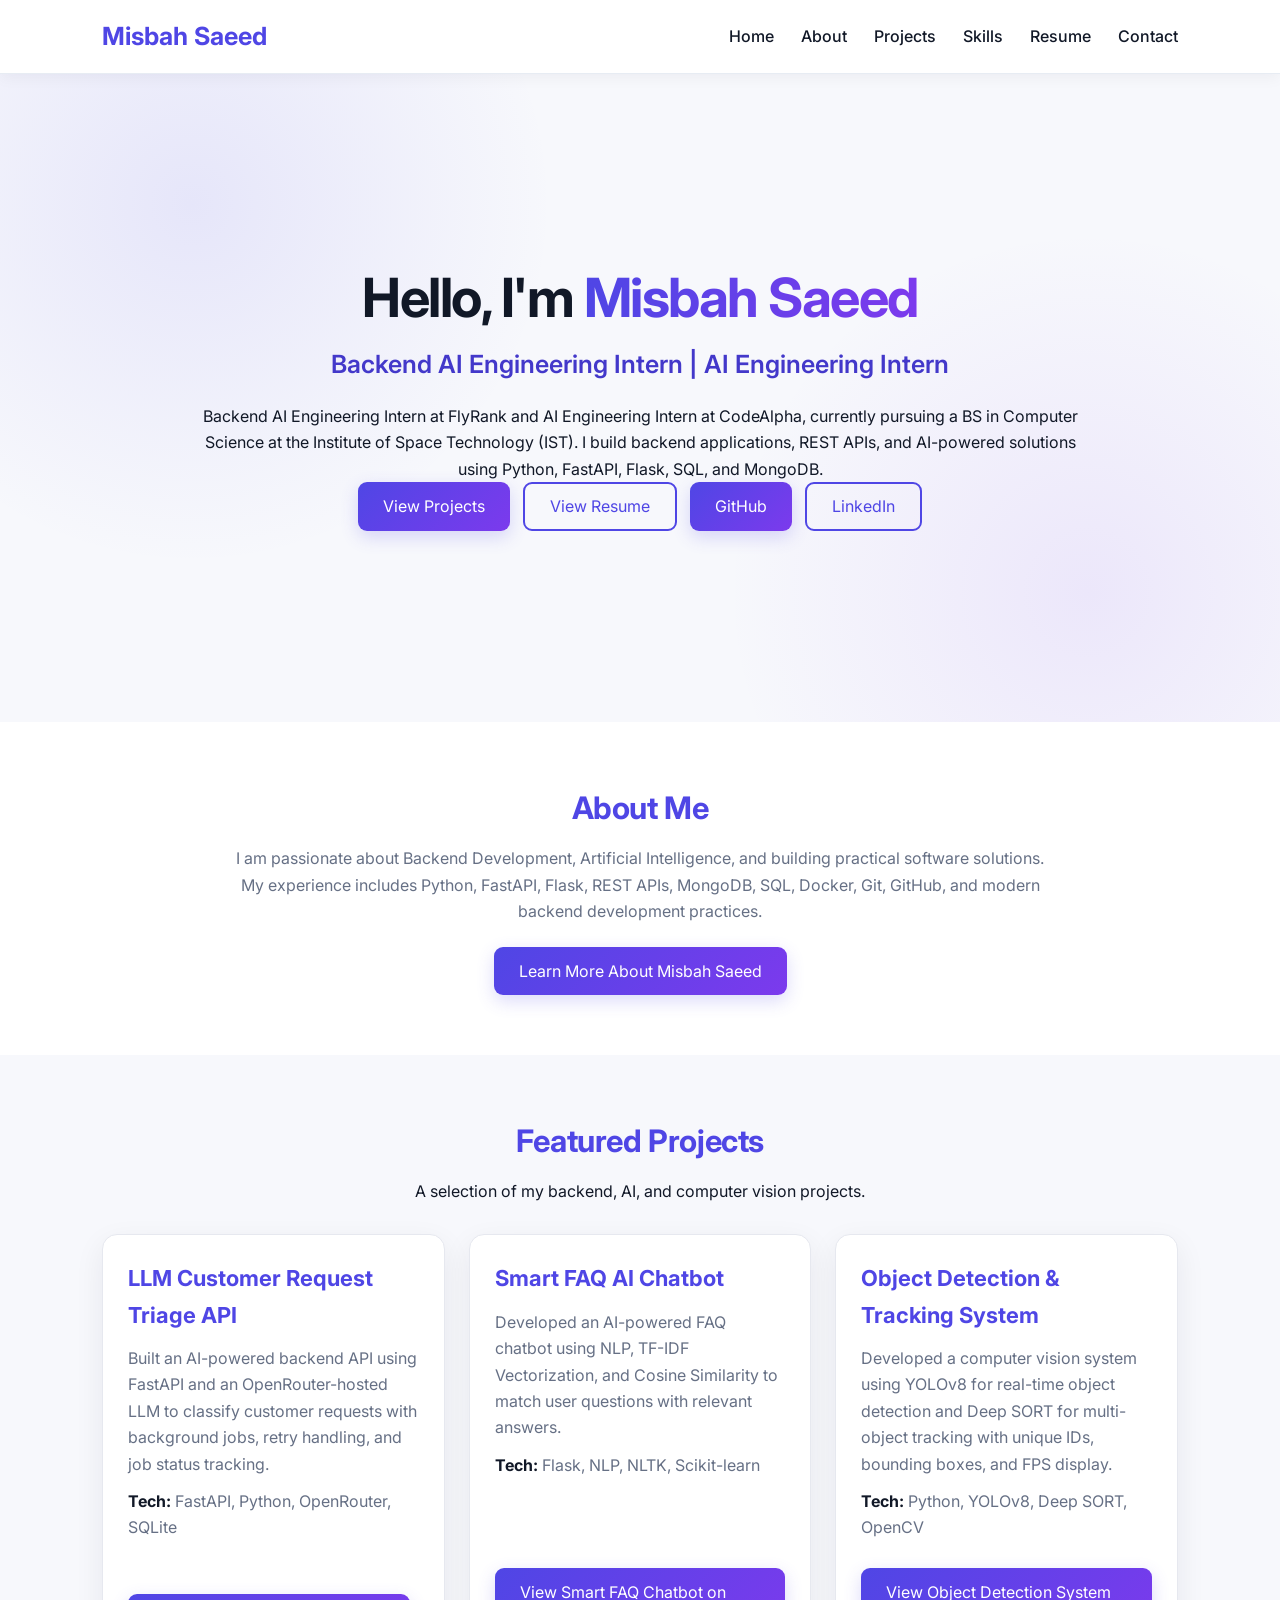
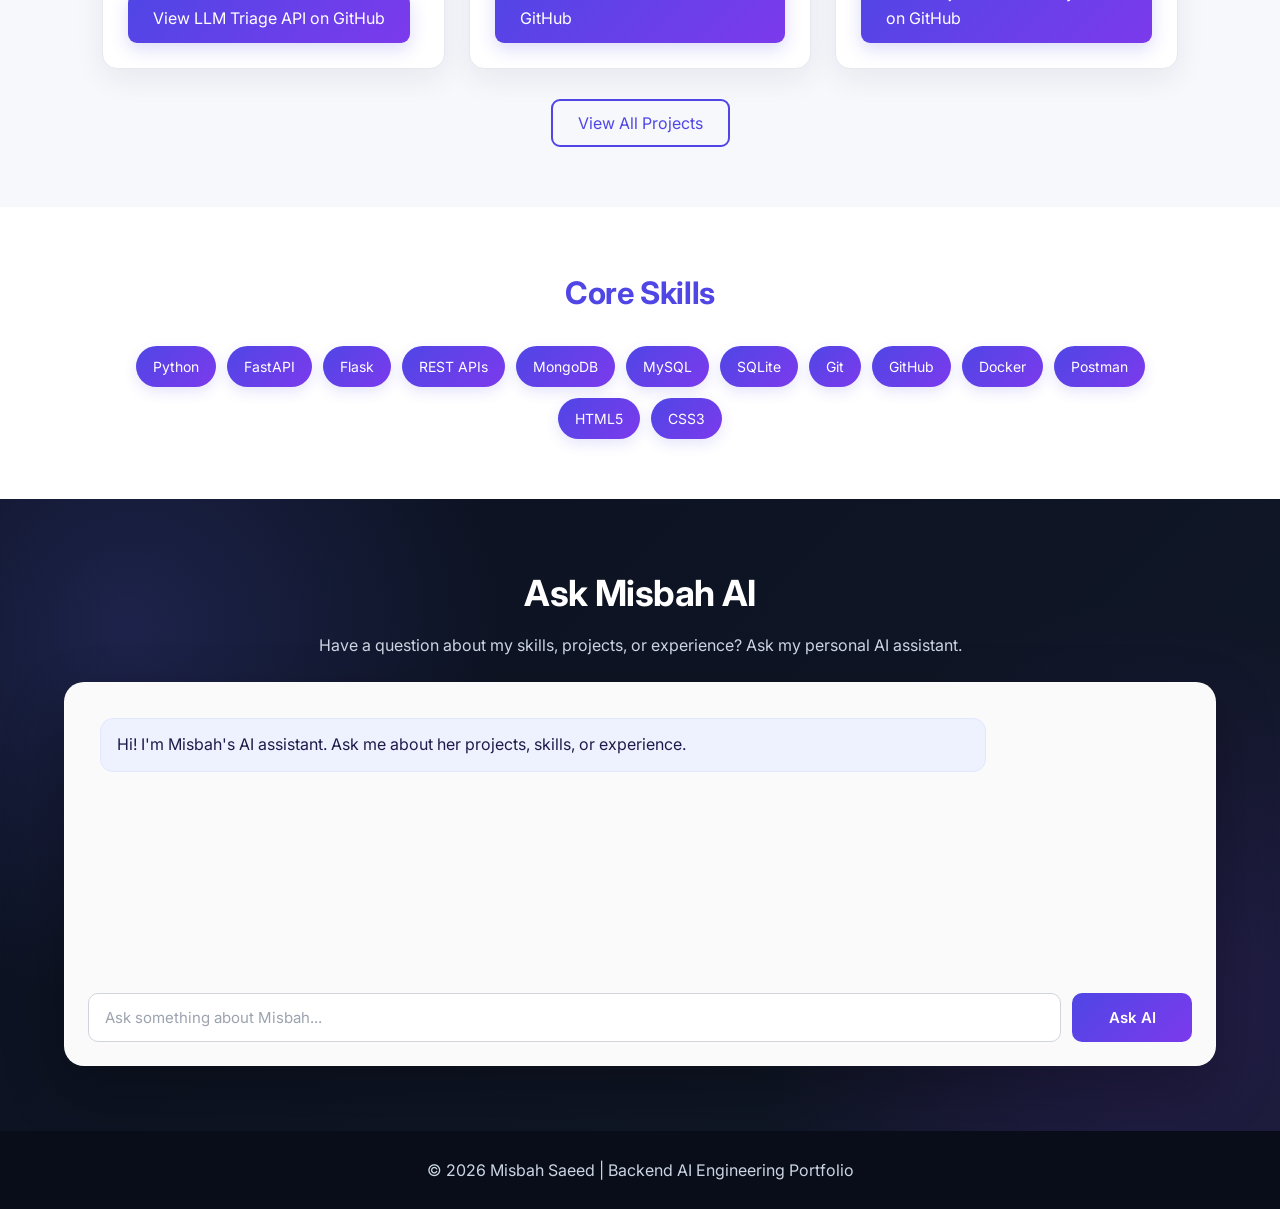
<file: index.html>
<!DOCTYPE html>
<html lang="en">

<head>

<meta charset="UTF-8">

<meta name="viewport" content="width=device-width, initial-scale=1.0">

<title>Misbah Saeed | Backend AI Engineer</title>

<meta name="description"
      content="Misbah Saeed's portfolio showcasing backend development, AI engineering, REST APIs, FastAPI, Flask, Python, and AI-powered projects.">

<meta name="author" content="Misbah Saeed">

<!-- Open Graph / Social Share Preview -->
<meta property="og:title" content="Misbah Saeed | Backend AI Engineer">

<meta property="og:description"
      content="Explore Misbah Saeed's backend development and AI engineering projects, skills, and experience.">

<meta property="og:type" content="website">

<meta property="og:url"
      content="https://misbahsaeed.netlify.app/">

<!-- Twitter / X Social Share Preview -->
<meta name="twitter:card" content="summary_large_image">

<meta name="twitter:title"
      content="Misbah Saeed | Backend AI Engineer">

<meta name="twitter:description"
      content="Backend development and AI engineering portfolio of Misbah Saeed.">

<link rel="stylesheet" href="style.css">

<link rel="preconnect" href="https://fonts.googleapis.com">

<link rel="preconnect"
      href="https://fonts.gstatic.com"
      crossorigin>

<link href="https://fonts.googleapis.com/css2?family=Inter:wght@300;400;500;600;700&display=swap"
      rel="stylesheet">

</head>


<body>

<!-- ================= HEADER ================= -->

<header>

    <div class="logo">
        Misbah Saeed
    </div>

    <nav>

        <a href="index.html">Home</a>

        <a href="about.html">About</a>

        <a href="projects.html">Projects</a>

        <a href="skills.html">Skills</a>

        <a href="resume.html">Resume</a>

        <a href="contact.html">Contact</a>

    </nav>

</header>


<!-- ================= MAIN CONTENT ================= -->

<main id="main-content">


    <!-- ================= HERO ================= -->

    <section class="hero">

        <div class="hero-text">

            <h1>
                Hello, I'm <span>Misbah Saeed</span>
            </h1>

            <h2>
                Backend AI Engineering Intern | AI Engineering Intern
            </h2>

            <p>
                Backend AI Engineering Intern at FlyRank and AI Engineering Intern at
                CodeAlpha, currently pursuing a BS in Computer Science at the Institute
                of Space Technology (IST). I build backend applications, REST APIs,
                and AI-powered solutions using Python, FastAPI, Flask, SQL, and MongoDB.
            </p>

            <div class="buttons">

                <a href="projects.html" class="btn">
                    View Projects
                </a>

                <a href="resume.html" class="btn-outline">
                    View Resume
                </a>

                <a href="https://github.com/Misbah1l"
                   class="btn"
                   target="_blank"
                   rel="noopener noreferrer">
                    GitHub
                </a>

                <a href="https://www.linkedin.com/in/misbah-saeed-4272b83a9"
                   class="btn-outline"
                   target="_blank"
                   rel="noopener noreferrer">
                    LinkedIn
                </a>

            </div>

        </div>

    </section>


    <!-- ================= ABOUT PREVIEW ================= -->

    <section class="about-preview">

        <h2>About Me</h2>

        <p>
            I am passionate about Backend Development, Artificial Intelligence,
            and building practical software solutions. My experience includes
            Python, FastAPI, Flask, REST APIs, MongoDB, SQL, Docker,
            Git, GitHub, and modern backend development practices.
        </p>

        <a href="about.html" class="btn">
            Learn More About Misbah Saeed
        </a>

    </section>


    <!-- ================= FEATURED PROJECTS ================= -->

    <section class="featured-projects">

        <h2>Featured Projects</h2>

        <p>
            A selection of my backend, AI, and computer vision projects.
        </p>

        <div class="project-grid">


            <!-- LLM Customer Request Triage API -->

            <div class="card">

                <h3>
                    LLM Customer Request Triage API
                </h3>

                <p>
                    Built an AI-powered backend API using FastAPI and an
                    OpenRouter-hosted LLM to classify customer requests with
                    background jobs, retry handling, and job status tracking.
                </p>

                <p>
                    <strong>Tech:</strong>
                    FastAPI, Python, OpenRouter, SQLite
                </p>

                <div class="project-links">

                    <a href="https://github.com/Misbah1l/flyrank-llm-triage-api"
                       class="btn"
                       target="_blank"
                       rel="noopener noreferrer">
                        View LLM Triage API on GitHub
                    </a>

                </div>

            </div>


            <!-- Smart FAQ AI Chatbot -->

            <div class="card">

                <h3>
                    Smart FAQ AI Chatbot
                </h3>

                <p>
                    Developed an AI-powered FAQ chatbot using NLP,
                    TF-IDF Vectorization, and Cosine Similarity to match
                    user questions with relevant answers.
                </p>

                <p>
                    <strong>Tech:</strong>
                    Flask, NLP, NLTK, Scikit-learn
                </p>

                <div class="project-links">

                    <a href="https://github.com/Misbah1l/CodeAlpha_FAQChatbot"
                       class="btn"
                       target="_blank"
                       rel="noopener noreferrer">
                        View Smart FAQ Chatbot on GitHub
                    </a>

                </div>

            </div>


            <!-- Object Detection & Tracking System -->

            <div class="card">

                <h3>
                    Object Detection & Tracking System
                </h3>

                <p>
                    Developed a computer vision system using YOLOv8 for
                    real-time object detection and Deep SORT for multi-object
                    tracking with unique IDs, bounding boxes, and FPS display.
                </p>

                <p>
                    <strong>Tech:</strong>
                    Python, YOLOv8, Deep SORT, OpenCV
                </p>

                <div class="project-links">

                    <a href="https://github.com/Misbah1l/CodeAlpha_Object_Detection_Tracking_System"
                       class="btn"
                       target="_blank"
                       rel="noopener noreferrer">
                        View Object Detection System on GitHub
                    </a>

                </div>

            </div>


        </div>


        <div class="project-view-all">

            <a href="projects.html" class="btn-outline">
                View All Projects
            </a>

        </div>

    </section>


    <!-- ================= SKILLS ================= -->

    <section class="skills-preview">

        <h2>Core Skills</h2>

        <div class="skills">

            <span>Python</span>

            <span>FastAPI</span>

            <span>Flask</span>

            <span>REST APIs</span>

            <span>MongoDB</span>

            <span>MySQL</span>

            <span>SQLite</span>

            <span>Git</span>

            <span>GitHub</span>

            <span>Docker</span>

            <span>Postman</span>

            <span>HTML5</span>

            <span>CSS3</span>

        </div>

    </section>


    <!-- ================= AI ASSISTANT ================= -->

    <section class="ai-assistant" id="ai-assistant">

        <div class="ai-container">

            <h2>Ask Misbah AI</h2>

            <p class="ai-description">
                Have a question about my skills, projects, or experience?
                Ask my personal AI assistant.
            </p>

            <div class="chat-box">

                <div id="chat-messages" class="chat-messages">

                    <div class="ai-message">
                        Hi! I'm Misbah's AI assistant. Ask me about her
                        projects, skills, or experience.
                    </div>

                </div>

                <div class="chat-input-area">

                    <input
                        type="text"
                        id="chat-input"
                        placeholder="Ask something about Misbah..."
                        autocomplete="off"
                    />

                    <button id="chat-send">
                        Ask AI
                    </button>

                </div>

            </div>

        </div>

    </section>


</main>


<!-- ================= FOOTER ================= -->

<footer>

    <p>
        © 2026 Misbah Saeed | Backend AI Engineering Portfolio
    </p>

</footer>


<script src="script.js?v=2"></script>

</body>

</html>
</file>
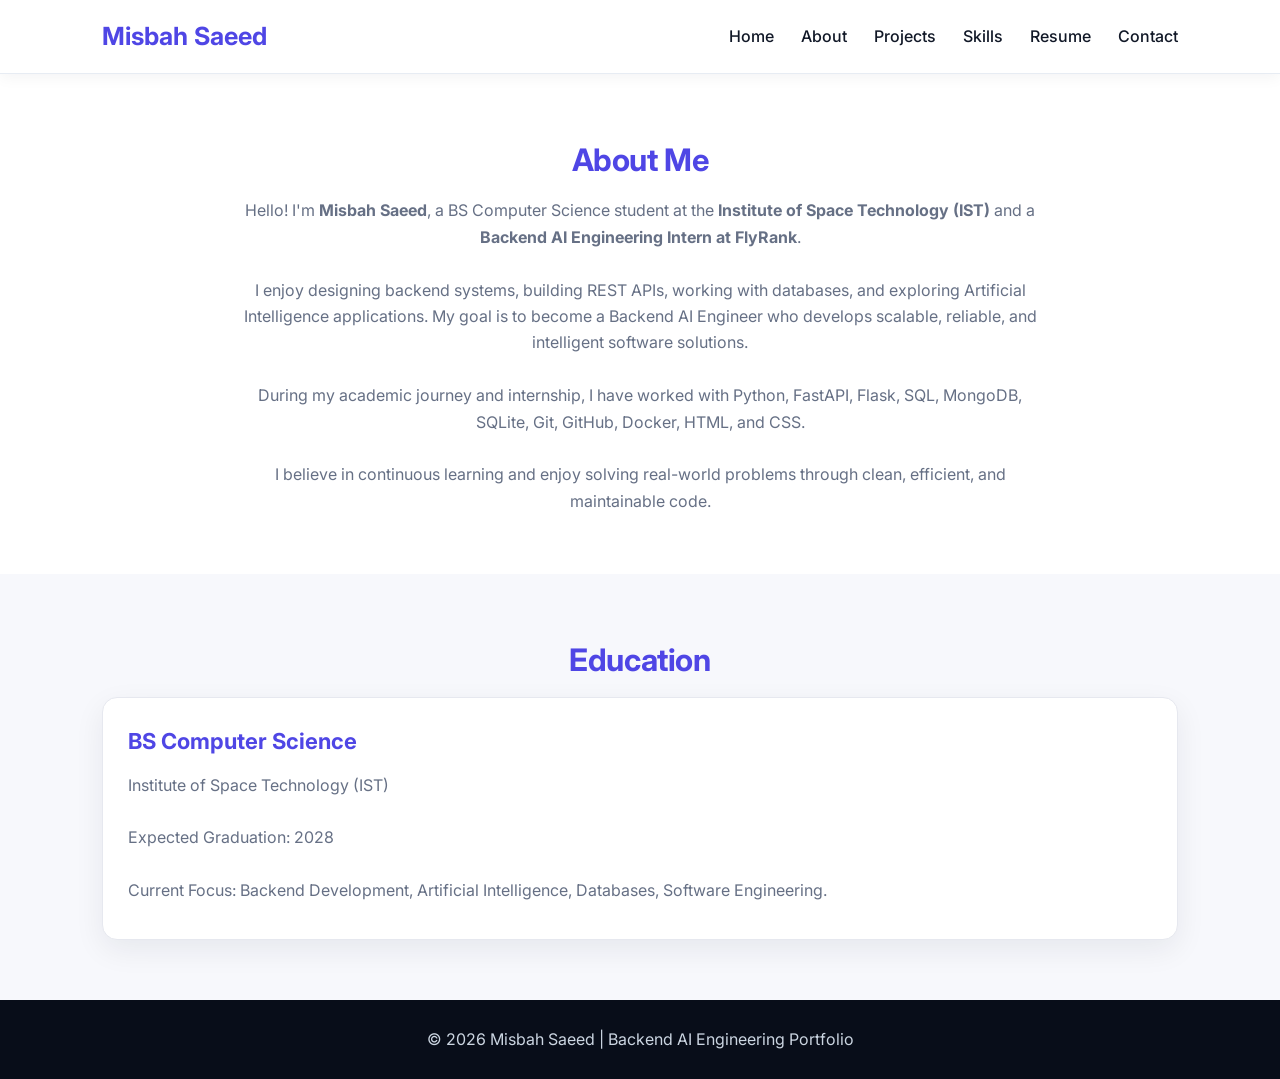
<file: about.html>
<!DOCTYPE html>
<html lang="en">
<head>
    <meta charset="UTF-8">
    <meta name="viewport" content="width=device-width, initial-scale=1.0">
    <title>About | Misbah Saeed</title>

    <link rel="stylesheet" href="style.css">

    <link rel="preconnect" href="https://fonts.googleapis.com">
    <link rel="preconnect" href="https://fonts.gstatic.com" crossorigin>

    <link href="https://fonts.googleapis.com/css2?family=Inter:wght@300;400;500;600;700&display=swap" rel="stylesheet">
</head>

<body>

<header>

    <div class="logo">Misbah Saeed</div>

    <nav>
        <a href="index.html">Home</a>
        <a href="about.html">About</a>
        <a href="projects.html">Projects</a>
        <a href="skills.html">Skills</a>
        <a href="resume.html">Resume</a>
        <a href="contact.html">Contact</a>
    </nav>

</header>


<section class="about-preview">

    <h2>About Me</h2>

    <p>

        Hello! I'm <strong>Misbah Saeed</strong>, a BS Computer Science student at the
        <strong>Institute of Space Technology (IST)</strong> and a
        <strong>Backend AI Engineering Intern at FlyRank</strong>.

    </p>

    <br>

    <p>

        I enjoy designing backend systems, building REST APIs, working with
        databases, and exploring Artificial Intelligence applications.

        My goal is to become a Backend AI Engineer who develops scalable,
        reliable, and intelligent software solutions.

    </p>

    <br>

    <p>

        During my academic journey and internship, I have worked with
        Python, FastAPI, Flask, SQL, MongoDB, SQLite, Git, GitHub,
        Docker, HTML, and CSS.

    </p>

    <br>

    <p>

        I believe in continuous learning and enjoy solving real-world
        problems through clean, efficient, and maintainable code.

    </p>

</section>


<section class="featured-projects">

    <h2>Education</h2>

    <div class="card">

        <h3>BS Computer Science</h3>

        <p>

            Institute of Space Technology (IST)

            <br><br>

            Expected Graduation: 2028

            <br><br>

            Current Focus:
            Backend Development,
            Artificial Intelligence,
            Databases,
            Software Engineering.

        </p>

    </div>

</section>


<footer>

    <p>

        © 2026 Misbah Saeed |
        Backend AI Engineering Portfolio

    </p>

</footer>

<script src="script.js"></script>

</body>
</html>
</file>
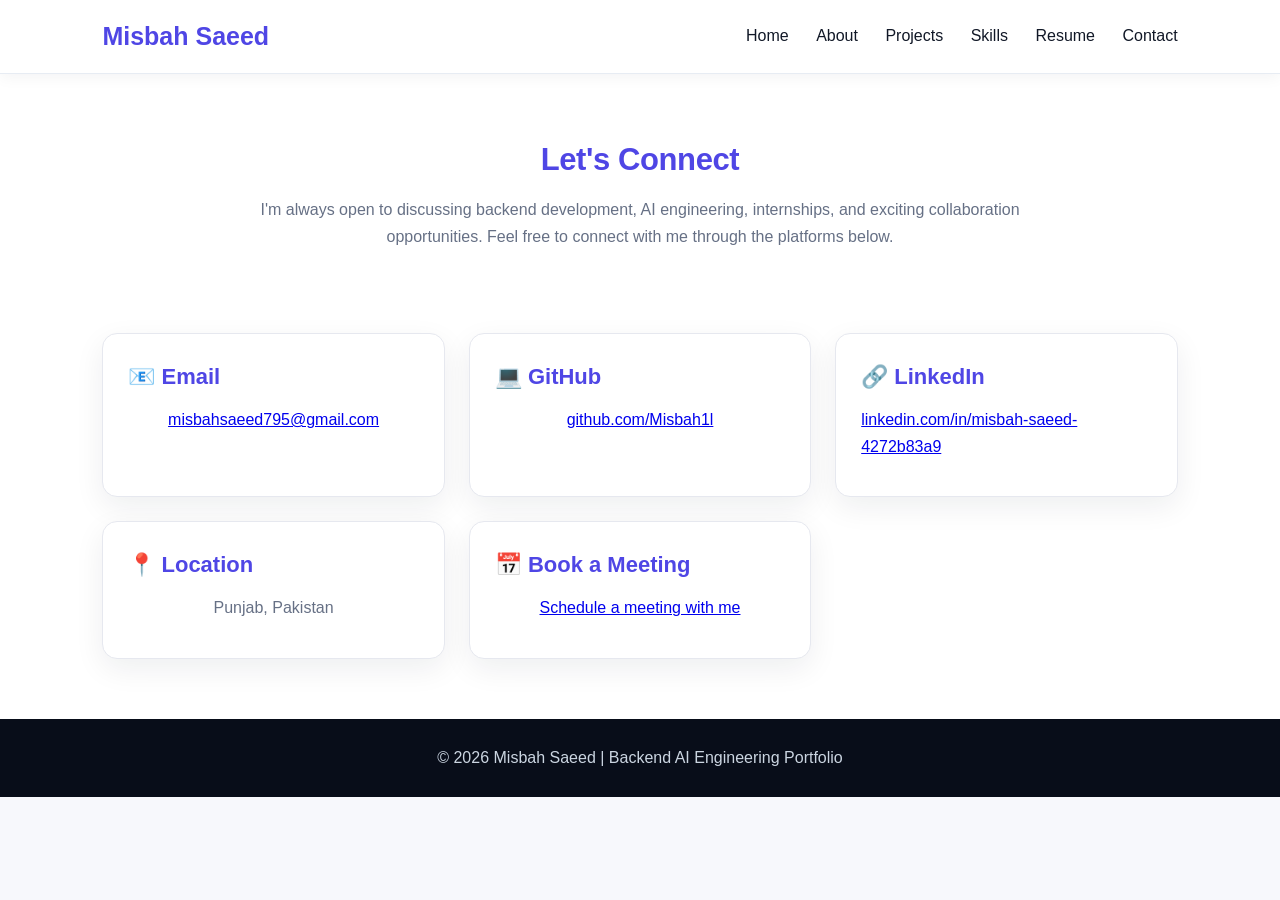
<file: contact.html>
<!DOCTYPE html>
<html lang="en">

<head>

    <meta charset="UTF-8">
    <meta name="viewport" content="width=device-width, initial-scale=1.0">
    <title>Contact | Misbah Saeed</title>
    <link rel="stylesheet" href="style.css">

</head>

<body>

<header>

    <div class="logo">Misbah Saeed</div>

    <nav>
        <a href="index.html">Home</a>
        <a href="about.html">About</a>
        <a href="projects.html">Projects</a>
        <a href="skills.html">Skills</a>
        <a href="resume.html">Resume</a>
        <a href="contact.html">Contact</a>
    </nav>

</header>


<section class="about-preview">

    <h2>Let's Connect</h2>

    <p>
        I'm always open to discussing backend development, AI engineering,
        internships, and exciting collaboration opportunities.
        Feel free to connect with me through the platforms below.
    </p>

    <br><br>

    <div class="project-grid">

        <div class="card">

            <h3>📧 Email</h3>

            <p>
                <a href="mailto:misbahsaeed795@gmail.com">
                    misbahsaeed795@gmail.com
                </a>
            </p>

        </div>


        <div class="card">

            <h3>💻 GitHub</h3>

            <p>
                <a href="https://github.com/Misbah1l" target="_blank">
                    github.com/Misbah1l
                </a>
            </p>

        </div>


        <div class="card">

            <h3>🔗 LinkedIn</h3>

            <p>
                <a href="https://www.linkedin.com/in/misbah-saeed-4272b83a9" target="_blank">
                    linkedin.com/in/misbah-saeed-4272b83a9
                </a>
            </p>

        </div>


        <div class="card">

            <h3>📍 Location</h3>

            <p>
                Punjab, Pakistan
            </p>

        </div>


        <div class="card">

            <h3>📅 Book a Meeting</h3>

            <p>
                <a href="https://calendly.com/misbahsaeed298/30min" target="_blank">
                    Schedule a meeting with me
                </a>
            </p>

        </div>

    </div>

</section>


<footer>

    <p>
        © 2026 Misbah Saeed | Backend AI Engineering Portfolio
    </p>

</footer>

<script src="script.js"></script>

</body>

</html>
</file>
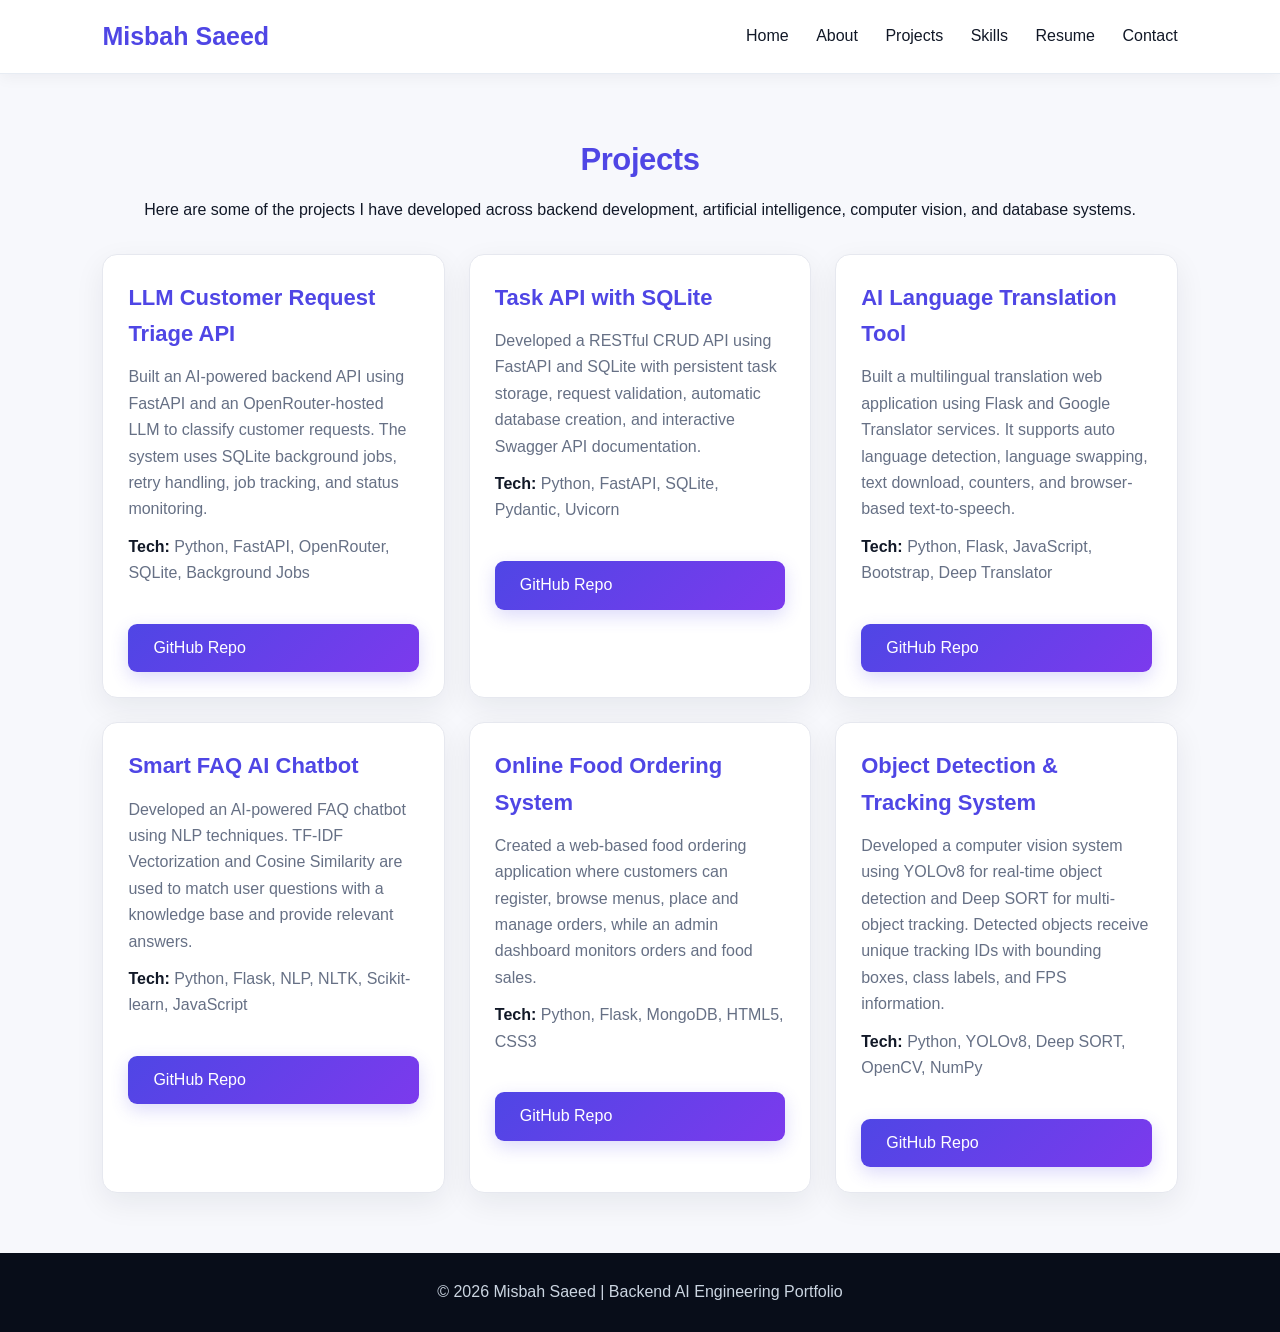
<file: projects.html>
<!DOCTYPE html>

<html lang="en">

<head>


<meta charset="UTF-8">
<meta name="viewport" content="width=device-width, initial-scale=1.0">

<title>Projects | Misbah Saeed</title>

<link rel="stylesheet" href="style.css">


</head>

<body>

<header>

<div class="logo">Misbah Saeed</div>

<nav>

    <a href="index.html">Home</a>
    <a href="about.html">About</a>
    <a href="projects.html">Projects</a>
    <a href="skills.html">Skills</a>
    <a href="resume.html">Resume</a>
    <a href="contact.html">Contact</a>

</nav>


</header>

<section class="featured-projects">


<h2>Projects</h2>

<p>
    Here are some of the projects I have developed across backend development,
    artificial intelligence, computer vision, and database systems.
</p>


<div class="project-grid">


    <!-- LLM Customer Request Triage API -->

    <div class="card">

        <h3>LLM Customer Request Triage API</h3>

        <p>
            Built an AI-powered backend API using FastAPI and an OpenRouter-hosted
            LLM to classify customer requests. The system uses SQLite background
            jobs, retry handling, job tracking, and status monitoring.
        </p>

        <p>
            <strong>Tech:</strong> Python, FastAPI, OpenRouter, SQLite, Background Jobs
        </p>

        <br>

        <a class="btn"
           href="https://github.com/Misbah1l/flyrank-llm-triage-api"
           target="_blank"
           rel="noopener noreferrer">
            GitHub Repo
        </a>

    </div>


    <!-- Task API with SQLite -->

    <div class="card">

        <h3>Task API with SQLite</h3>

        <p>
            Developed a RESTful CRUD API using FastAPI and SQLite with persistent
            task storage, request validation, automatic database creation, and
            interactive Swagger API documentation.
        </p>

        <p>
            <strong>Tech:</strong> Python, FastAPI, SQLite, Pydantic, Uvicorn
        </p>

        <br>

        <a class="btn"
           href="https://github.com/Misbah1l/Misbah1l-flyrank-be02-task-api-sqlite"
           target="_blank"
           rel="noopener noreferrer">
            GitHub Repo
        </a>

    </div>


    <!-- AI Language Translation Tool -->

    <div class="card">

        <h3>AI Language Translation Tool</h3>

        <p>
            Built a multilingual translation web application using Flask and
            Google Translator services. It supports auto language detection,
            language swapping, text download, counters, and browser-based
            text-to-speech.
        </p>

        <p>
            <strong>Tech:</strong> Python, Flask, JavaScript, Bootstrap, Deep Translator
        </p>

        <br>

        <a class="btn"
           href="https://github.com/Misbah1l/CodeAlpha_Language_Translation_Tool"
           target="_blank"
           rel="noopener noreferrer">
            GitHub Repo
        </a>

    </div>


    <!-- Smart FAQ AI Chatbot -->

    <div class="card">

        <h3>Smart FAQ AI Chatbot</h3>

        <p>
            Developed an AI-powered FAQ chatbot using NLP techniques.
            TF-IDF Vectorization and Cosine Similarity are used to match
            user questions with a knowledge base and provide relevant answers.
        </p>

        <p>
            <strong>Tech:</strong> Python, Flask, NLP, NLTK, Scikit-learn, JavaScript
        </p>

        <br>

        <a class="btn"
           href="https://github.com/Misbah1l/CodeAlpha_FAQChatbot"
           target="_blank"
           rel="noopener noreferrer">
            GitHub Repo
        </a>

    </div>


    <!-- Online Food Ordering System -->

    <div class="card">

        <h3>Online Food Ordering System</h3>

        <p>
            Created a web-based food ordering application where customers
            can register, browse menus, place and manage orders, while an
            admin dashboard monitors orders and food sales.
        </p>

        <p>
            <strong>Tech:</strong> Python, Flask, MongoDB, HTML5, CSS3
        </p>

        <br>

        <a class="btn"
           href="https://github.com/Misbah1l/Online-Food-Ordering-System"
           target="_blank"
           rel="noopener noreferrer">
            GitHub Repo
        </a>

    </div>


    <!-- Object Detection & Tracking System -->

    <div class="card">

        <h3>Object Detection & Tracking System</h3>

        <p>
            Developed a computer vision system using YOLOv8 for real-time
            object detection and Deep SORT for multi-object tracking.
            Detected objects receive unique tracking IDs with bounding
            boxes, class labels, and FPS information.
        </p>

        <p>
            <strong>Tech:</strong> Python, YOLOv8, Deep SORT, OpenCV, NumPy
        </p>

        <br>

        <a class="btn"
           href="https://github.com/Misbah1l/CodeAlpha_Object_Detection_Tracking_System"
           target="_blank"
           rel="noopener noreferrer">
            GitHub Repo
        </a>

    </div>


</div>


</section>

<footer>


<p>
    © 2026 Misbah Saeed | Backend AI Engineering Portfolio
</p>


</footer>

<script src="script.js"></script>

</body>

</html>
</file>
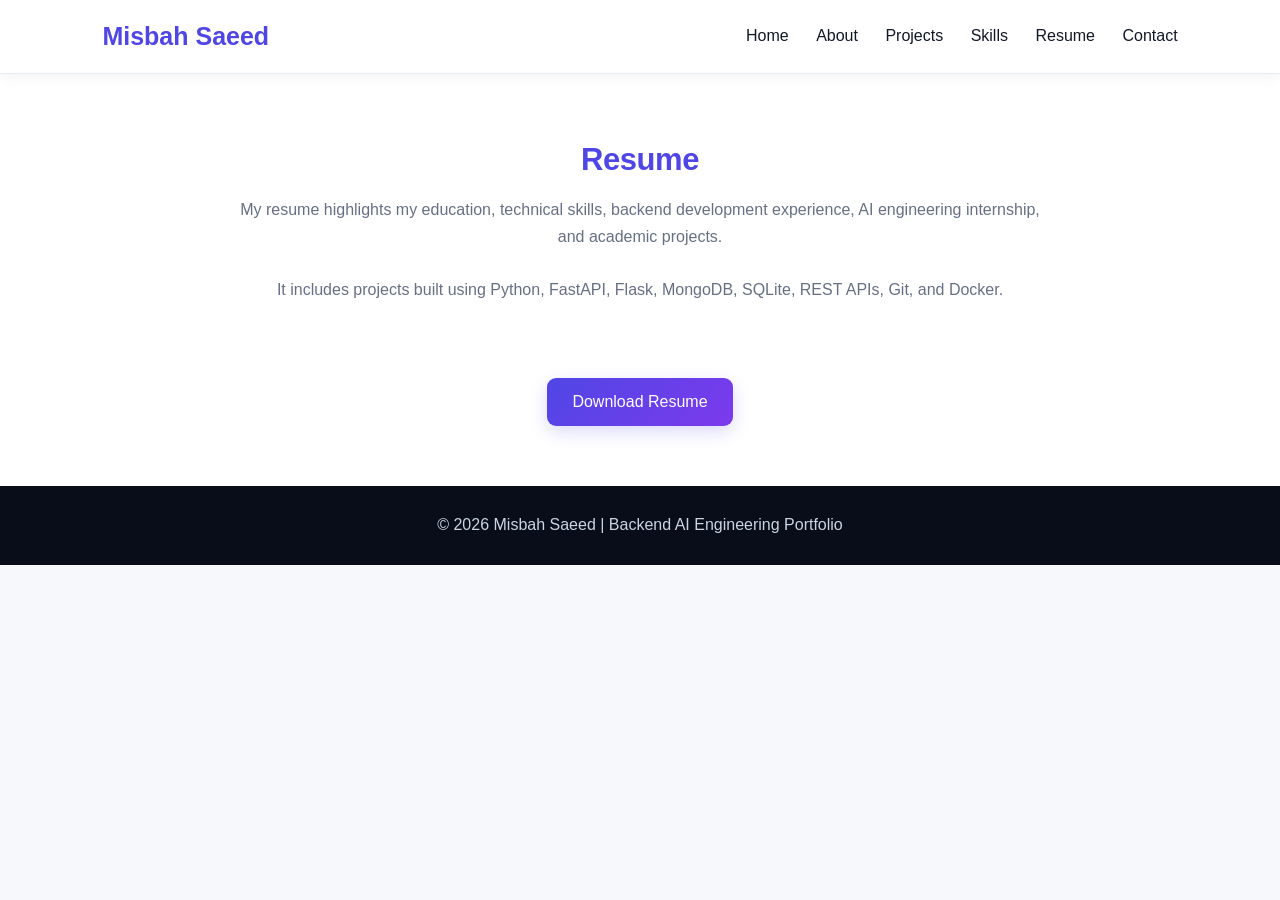
<file: resume.html>
<!DOCTYPE html>
<html lang="en">

<head>

    <meta charset="UTF-8">

    <meta name="viewport" content="width=device-width, initial-scale=1.0">

    <title>Resume | Misbah Saeed</title>

    <link rel="stylesheet" href="style.css">

</head>

<body>

<header>

    <div class="logo">Misbah Saeed</div>

    <nav>

        <a href="index.html">Home</a>
        <a href="about.html">About</a>
        <a href="projects.html">Projects</a>
        <a href="skills.html">Skills</a>
        <a href="resume.html">Resume</a>
        <a href="contact.html">Contact</a>

    </nav>

</header>


<section class="about-preview">

    <h2>Resume</h2>

    <p>

        My resume highlights my education, technical skills,
        backend development experience, AI engineering internship,
        and academic projects.

    </p>

    <br>

    <p>

        It includes projects built using Python, FastAPI,
        Flask, MongoDB, SQLite, REST APIs, Git, and Docker.

    </p>

    <br><br>

    <a href="assets/images/resume/Misbah_Saeed_Resume.pdf"
   class="btn"
   download="Misbah_Saeed_Resume.pdf">
    Download Resume
</a>

</section>


<footer>

    <p>

        © 2026 Misbah Saeed | Backend AI Engineering Portfolio

    </p>

</footer>

<script src="script.js"></script>

</body>

</html>
</file>
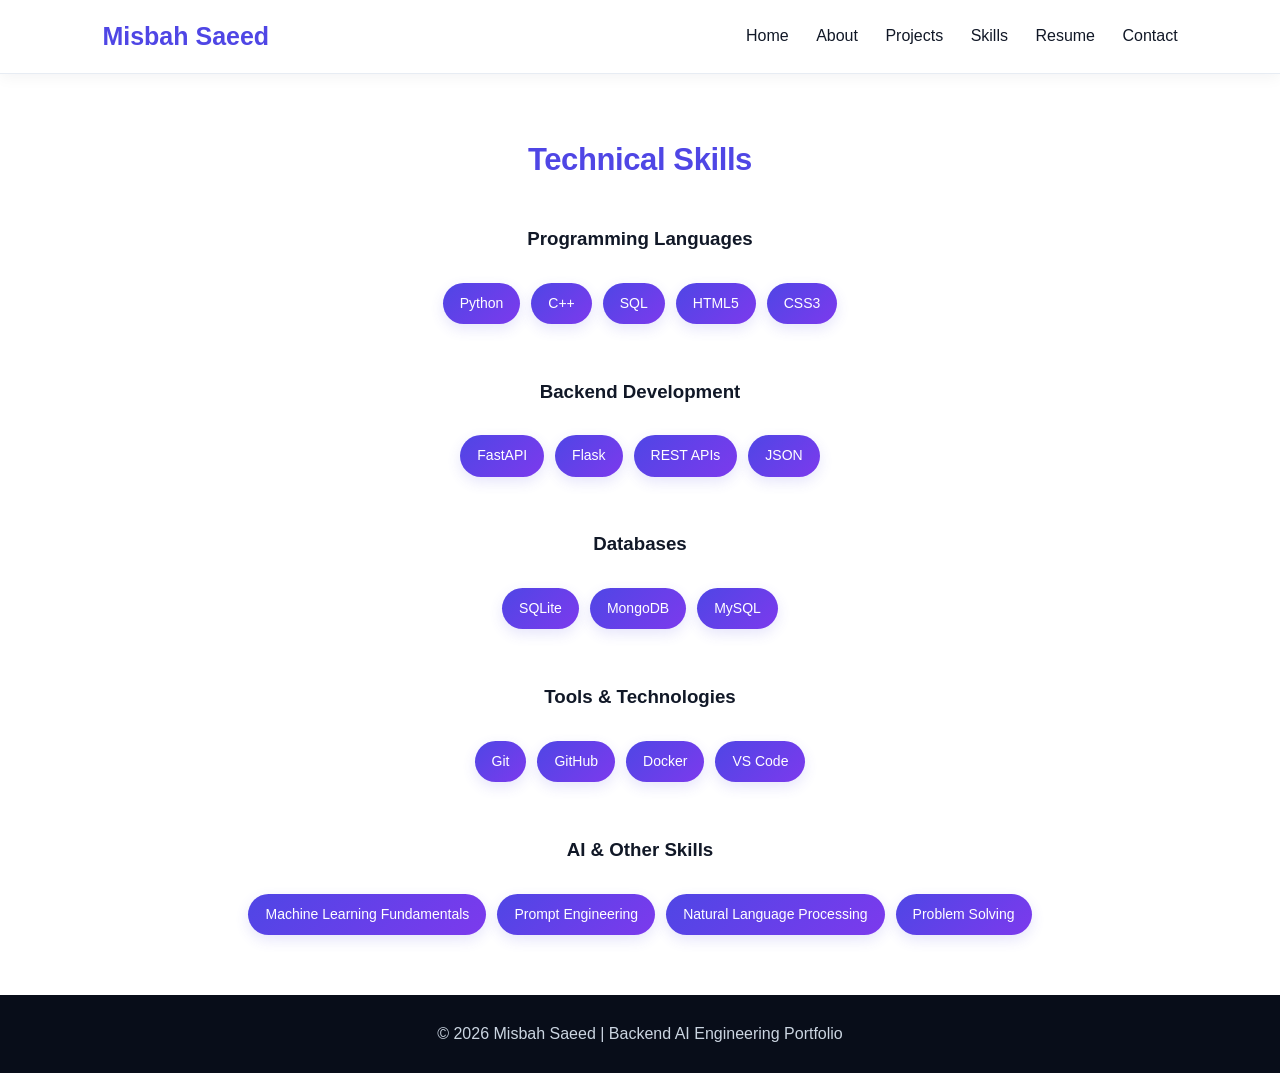
<file: skills.html>
<!DOCTYPE html>
<html lang="en">

<head>

    <meta charset="UTF-8">

    <meta name="viewport" content="width=device-width, initial-scale=1.0">

    <title>Skills | Misbah Saeed</title>

    <link rel="stylesheet" href="style.css">

</head>

<body>

<header>

    <div class="logo">Misbah Saeed</div>

    <nav>

        <a href="index.html">Home</a>

        <a href="about.html">About</a>

        <a href="projects.html">Projects</a>

        <a href="skills.html">Skills</a>

        <a href="resume.html">Resume</a>

        <a href="contact.html">Contact</a>

    </nav>

</header>


<section class="skills-preview">

    <h2>Technical Skills</h2>

    <br>

    <h3>Programming Languages</h3>

    <div class="skills">

        <span>Python</span>
        <span>C++</span>
        <span>SQL</span>
        <span>HTML5</span>
        <span>CSS3</span>

    </div>

    <br><br>

    <h3>Backend Development</h3>

    <div class="skills">

        <span>FastAPI</span>
        <span>Flask</span>
        <span>REST APIs</span>
        <span>JSON</span>

    </div>

    <br><br>

    <h3>Databases</h3>

    <div class="skills">

        <span>SQLite</span>
        <span>MongoDB</span>
        <span>MySQL</span>

    </div>

    <br><br>

    <h3>Tools & Technologies</h3>

    <div class="skills">

        <span>Git</span>
        <span>GitHub</span>
        <span>Docker</span>
        <span>VS Code</span>

    </div>

    <br><br>

    <h3>AI & Other Skills</h3>

    <div class="skills">

        <span>Machine Learning Fundamentals</span>
        <span>Prompt Engineering</span>
        <span>Natural Language Processing</span>
        <span>Problem Solving</span>

    </div>

</section>


<footer>

    <p>

        © 2026 Misbah Saeed | Backend AI Engineering Portfolio

    </p>

</footer>

<script src="script.js"></script>

</body>

</html>
</file>
<file: style.css>
/* ================= GLOBAL ================= */

*{
    margin:0;
    padding:0;
    box-sizing:border-box;
    font-family:'Inter',sans-serif;
}

:root{
    --bg:#F7F8FC;
    --surface:#FFFFFF;
    --surface-soft:#F1F3F8;

    --text:#111827;
    --text-muted:#667085;

    --primary:#4F46E5;
    --primary-dark:#4338CA;
    --secondary:#7C3AED;
    --accent:#06B6D4;

    --dark:#0B1120;
    --dark-soft:#172033;

    --border:#E6E8EF;

    --shadow:0 10px 30px rgba(15,23,42,.07);
    --shadow-hover:0 18px 40px rgba(15,23,42,.12);
}

html{
    scroll-behavior:smooth;
}

body{
    background:var(--bg);
    color:var(--text);
    line-height:1.65;
}


/* ================= HEADER ================= */

header{
    display:flex;
    justify-content:space-between;
    align-items:center;

    padding:16px 8%;

    background:rgba(255,255,255,.96);
    backdrop-filter:blur(14px);

    border-bottom:1px solid rgba(226,232,240,.8);

    box-shadow:0 3px 15px rgba(15,23,42,.05);

    position:sticky;
    top:0;
    z-index:1000;
}

.logo{
    font-size:25px;
    font-weight:700;
    color:var(--primary);
}

nav a{
    text-decoration:none;
    margin-left:23px;
    color:var(--text);
    font-weight:500;
    transition:.3s ease;
}

nav a:hover{
    color:var(--primary);
}


/* ================= HERO ================= */

.hero{
    min-height:72vh;

    display:flex;
    justify-content:center;
    align-items:center;

    text-align:center;

    padding:65px 8%;

    position:relative;
    overflow:hidden;

    background:
        radial-gradient(
            circle at 15% 20%,
            rgba(79,70,229,.10),
            transparent 30%
        ),
        radial-gradient(
            circle at 85% 80%,
            rgba(124,58,237,.09),
            transparent 30%
        );
}

.hero-text{
    max-width:900px;
    position:relative;
    z-index:1;
}

.hero-label,
.section-label,
.ai-label{
    display:inline-block;

    color:var(--primary);

    font-size:12px;
    font-weight:700;

    letter-spacing:2px;

    margin-bottom:10px;
}

.hero h1{
    font-size:54px;
    line-height:1.2;

    margin-bottom:13px;

    letter-spacing:-1.5px;
}

.hero h1 span{
    background:linear-gradient(
        90deg,
        var(--primary),
        var(--secondary)
    );

    -webkit-background-clip:text;
    -webkit-text-fill-color:transparent;
    background-clip:text;
}

.hero h2{
    color:#4338CA;

    margin-bottom:18px;

    font-size:25px;
    font-weight:600;
}

.hero-description{
    max-width:780px;

    margin:0 auto 28px;

    font-size:17px;

    color:var(--text-muted);
}

.buttons{
    display:flex;
    justify-content:center;

    gap:13px;

    flex-wrap:wrap;
}


/* ================= BUTTONS ================= */

.btn{
    display:inline-block;

    background:linear-gradient(
        135deg,
        var(--primary),
        var(--secondary)
    );

    color:#fff;

    text-decoration:none;

    padding:11px 25px;

    border-radius:9px;

    border:none;

    transition:.3s ease;

    box-shadow:
        0 6px 18px rgba(79,70,229,.20);
}

.btn:hover{
    transform:translateY(-2px);

    box-shadow:
        0 10px 24px rgba(79,70,229,.28);
}

.btn-outline{
    display:inline-block;

    border:2px solid var(--primary);

    color:var(--primary);

    background:transparent;

    text-decoration:none;

    padding:9px 25px;

    border-radius:9px;

    transition:.3s ease;
}

.btn-outline:hover{
    background:var(--primary);

    color:#fff;

    transform:translateY(-2px);
}


/* ================= COMMON SECTION ================= */

.about-preview,
.featured-projects,
.skills-preview{
    padding:60px 8%;
    text-align:center;
}

.section-inner{
    max-width:1150px;
    margin:0 auto;
}

.about-preview{
    background:#FFFFFF;
}

.featured-projects{
    background:#F7F8FC;
}

.skills-preview{
    background:#FFFFFF;
}

.about-preview h2,
.featured-projects h2,
.skills-preview h2{
    font-size:31px;

    color:var(--primary);

    margin-bottom:12px;

    letter-spacing:-.4px;
}

.about-preview p{
    max-width:820px;

    margin:0 auto;

    font-size:16px;

    color:var(--text-muted);
}

.about-preview .btn{
    margin-top:22px;
}

.section-description{
    color:var(--text-muted);
}


/* ================= PROJECTS ================= */

.project-grid{
    display:grid;

    grid-template-columns:
        repeat(auto-fit,minmax(280px,1fr));

    gap:24px;

    margin-top:30px;

    align-items:stretch;
}

.card{
    background:var(--surface);

    padding:25px;

    border:1px solid var(--border);

    border-radius:15px;

    box-shadow:var(--shadow);

    transition:.3s ease;

    display:flex;
    flex-direction:column;

    height:100%;

    text-align:left;
}

.card:hover{
    transform:translateY(-6px);

    box-shadow:var(--shadow-hover);

    border-color:rgba(79,70,229,.20);
}

.card-number{
    color:var(--secondary);

    font-size:12px;
    font-weight:700;

    letter-spacing:1px;

    margin-bottom:10px;
}

.card h3{
    margin-bottom:12px;

    color:var(--primary);

    font-size:22px;
}

.card p{
    color:var(--text-muted);

    margin-bottom:11px;
}

.card p strong{
    color:var(--text);
}


/* ================= PROJECT BUTTONS ================= */

.project-links{
    margin-top:auto;

    padding-top:16px;

    display:flex;

    justify-content:flex-start;

    align-items:center;
}


/* ================= VIEW ALL ================= */

.project-view-all{
    margin-top:30px;
    text-align:center;
}


/* ================= SKILLS ================= */

.skills{
    display:flex;

    justify-content:center;

    flex-wrap:wrap;

    gap:11px;

    margin-top:28px;
}

.skills span{
    background:linear-gradient(
        135deg,
        var(--primary),
        var(--secondary)
    );

    color:#fff;

    padding:9px 17px;

    border-radius:30px;

    font-size:14px;

    box-shadow:
        0 5px 14px rgba(79,70,229,.14);

    transition:.3s ease;
}

.skills span:hover{
    transform:translateY(-3px);

    box-shadow:
        0 8px 20px rgba(79,70,229,.22);
}


/* ================= AI ASSISTANT ================= */

.ai-assistant{
    padding:65px 5%;

    position:relative;

    overflow:hidden;

    background:
        radial-gradient(
            circle at 10% 20%,
            rgba(99,102,241,.20),
            transparent 30%
        ),
        radial-gradient(
            circle at 90% 80%,
            rgba(124,58,237,.18),
            transparent 32%
        ),
        linear-gradient(
            135deg,
            #0B1120,
            #111827
        );
}

.ai-container{
    max-width:1200px;

    margin:0 auto;

    text-align:center;

    position:relative;
    z-index:1;
}

.ai-label{
    color:#A5B4FC;
}

.ai-container h2{
    font-size:36px;

    color:#FFFFFF;

    margin-bottom:8px;

    letter-spacing:-.6px;
}

.ai-description{
    color:#CBD5E1;

    font-size:16px;

    margin-bottom:24px;
}


/* ================= CHAT BOX ================= */

.chat-box{
    width:100%;

    background:rgba(255,255,255,.98);

    border:1px solid rgba(255,255,255,.25);

    border-radius:20px;

    padding:23px;

    box-shadow:
        0 25px 60px rgba(0,0,0,.28);

    text-align:left;
}

.chat-messages{
    min-height:270px;

    max-height:450px;

    overflow-y:auto;

    padding:12px;

    margin-bottom:17px;

    scroll-behavior:smooth;
}


/* ================= CHAT MESSAGES ================= */

.ai-message,
.user-message{
    padding:13px 16px;

    margin-bottom:12px;

    border-radius:13px;

    max-width:82%;

    line-height:1.6;

    word-wrap:break-word;
}

.ai-message{
    background:#EEF2FF;

    color:#1E1B4B;

    border:1px solid #E0E7FF;

    margin-right:auto;
}

.user-message{
    background:linear-gradient(
        135deg,
        var(--primary),
        var(--secondary)
    );

    color:#FFFFFF;

    margin-left:auto;
}


/* ================= MARKDOWN RESPONSE ================= */

.ai-message p{
    margin:0 0 9px;
}

.ai-message p:last-child{
    margin-bottom:0;
}

.ai-message ul,
.ai-message ol{
    margin:8px 0 8px 22px;
    padding:0;
}

.ai-message li{
    margin-bottom:6px;
}

.ai-message li:last-child{
    margin-bottom:0;
}

.ai-message strong{
    color:#312E81;
    font-weight:700;
}

.ai-message code{
    background:#E0E7FF;
    padding:2px 5px;
    border-radius:4px;
    font-size:.9em;
}

/* ================= AI RESPONSE FORMATTING ================= */

.ai-message p{
    margin:0 0 10px;
}

.ai-message p:last-child{
    margin-bottom:0;
}

.ai-message ul{
    margin:8px 0 4px 20px;
    padding-left:18px;
}

.ai-message li{
    margin-bottom:9px;
    padding-left:3px;
}

.ai-message strong{
    color:#312E81;
    font-weight:700;
}

/* ================= CHAT INPUT ================= */

.chat-input-area{
    display:flex;
    gap:11px;
}

#chat-input{
    flex:1;

    padding:14px 16px;

    border:1px solid #D1D5DB;

    border-radius:10px;

    font-size:15px;

    color:var(--text);

    background:#FFFFFF;

    outline:none;

    transition:.3s ease;
}

#chat-input:focus{
    border-color:var(--primary);

    box-shadow:
        0 0 0 3px rgba(79,70,229,.10);
}

#chat-input::placeholder{
    color:#9CA3AF;
}

#chat-send{
    min-width:120px;

    padding:14px 22px;

    border:none;

    border-radius:10px;

    background:linear-gradient(
        135deg,
        var(--primary),
        var(--secondary)
    );

    color:#FFFFFF;

    font-size:15px;

    font-weight:600;

    cursor:pointer;

    transition:.3s ease;
}

#chat-send:hover{
    transform:translateY(-2px);

    box-shadow:
        0 7px 18px rgba(79,70,229,.28);
}

#chat-send:disabled{
    opacity:.6;
    cursor:not-allowed;
    transform:none;
}

.loading{
    opacity:.65;
    font-style:italic;
}


/* ================= FOOTER ================= */

footer{
    background:#080D19;

    color:#CBD5E1;

    text-align:center;

    padding:26px;

    margin-top:0;
}


/* ================= ACCESSIBILITY ================= */

a:focus-visible,
button:focus-visible,
input:focus-visible{
    outline:3px solid var(--accent);
    outline-offset:3px;
}


/* ================= OTHER PAGES ================= */

main{
    margin:0;
}

main > section{
    margin-top:0;
    margin-bottom:0;
}


/* ================= RESPONSIVE ================= */

@media(max-width:768px){

    header{
        flex-direction:column;
        padding:15px 6%;
    }

    nav{
        margin-top:10px;
        text-align:center;
    }

    nav a{
        display:inline-block;
        margin:5px 8px;
    }

    .hero{
        min-height:auto;
        padding:58px 7%;
    }

    .hero h1{
        font-size:39px;
    }

    .hero h2{
        font-size:22px;
    }

    .hero-description{
        font-size:16px;
    }

    .about-preview,
    .featured-projects,
    .skills-preview{
        padding:52px 7%;
    }

    .about-preview h2,
    .featured-projects h2,
    .skills-preview h2{
        font-size:28px;
    }

    .project-grid{
        grid-template-columns:1fr;
        gap:19px;
        margin-top:25px;
    }

    .card{
        padding:22px;
    }

    .card h3{
        font-size:21px;
    }

    .ai-assistant{
        padding:58px 5%;
    }

    .ai-container h2{
        font-size:30px;
    }

    .chat-box{
        padding:17px;
    }

    .chat-messages{
        min-height:220px;
        max-height:380px;
    }

    .chat-input-area{
        flex-direction:column;
    }

    #chat-send{
        width:100%;
    }

    .ai-message,
    .user-message{
        max-width:92%;
    }
}


/* ================= SMALL MOBILE ================= */

@media(max-width:480px){

    .logo{
        font-size:22px;
    }

    nav a{
        font-size:14px;
        margin:4px 5px;
    }

    .hero{
        padding:50px 6%;
    }

    .hero h1{
        font-size:33px;
    }

    .hero h2{
        font-size:19px;
    }

    .hero-description{
        font-size:15px;
    }

    .buttons{
        flex-direction:column;
        align-items:center;
    }

    .btn,
    .btn-outline{
        width:100%;
        max-width:270px;
        text-align:center;
    }

    .about-preview,
    .featured-projects,
    .skills-preview{
        padding:45px 6%;
    }

    .ai-assistant{
        padding:50px 5%;
    }

    .ai-container h2{
        font-size:27px;
    }

    .chat-box{
        padding:13px;
    }

    .chat-messages{
        min-height:180px;
    }

    footer{
        padding:22px 15px;
    }
}
/* ================= AI RESPONSE FORMATTING ================= */

.ai-message p{
    margin:0 0 10px;
}

.ai-message p:last-child{
    margin-bottom:0;
}

.ai-message ul{
    margin:8px 0 4px 20px;
    padding-left:18px;
}

.ai-message li{
    margin-bottom:9px;
    padding-left:3px;
}

.ai-message strong{
    color:#312E81;
    font-weight:700;
}
</file>
